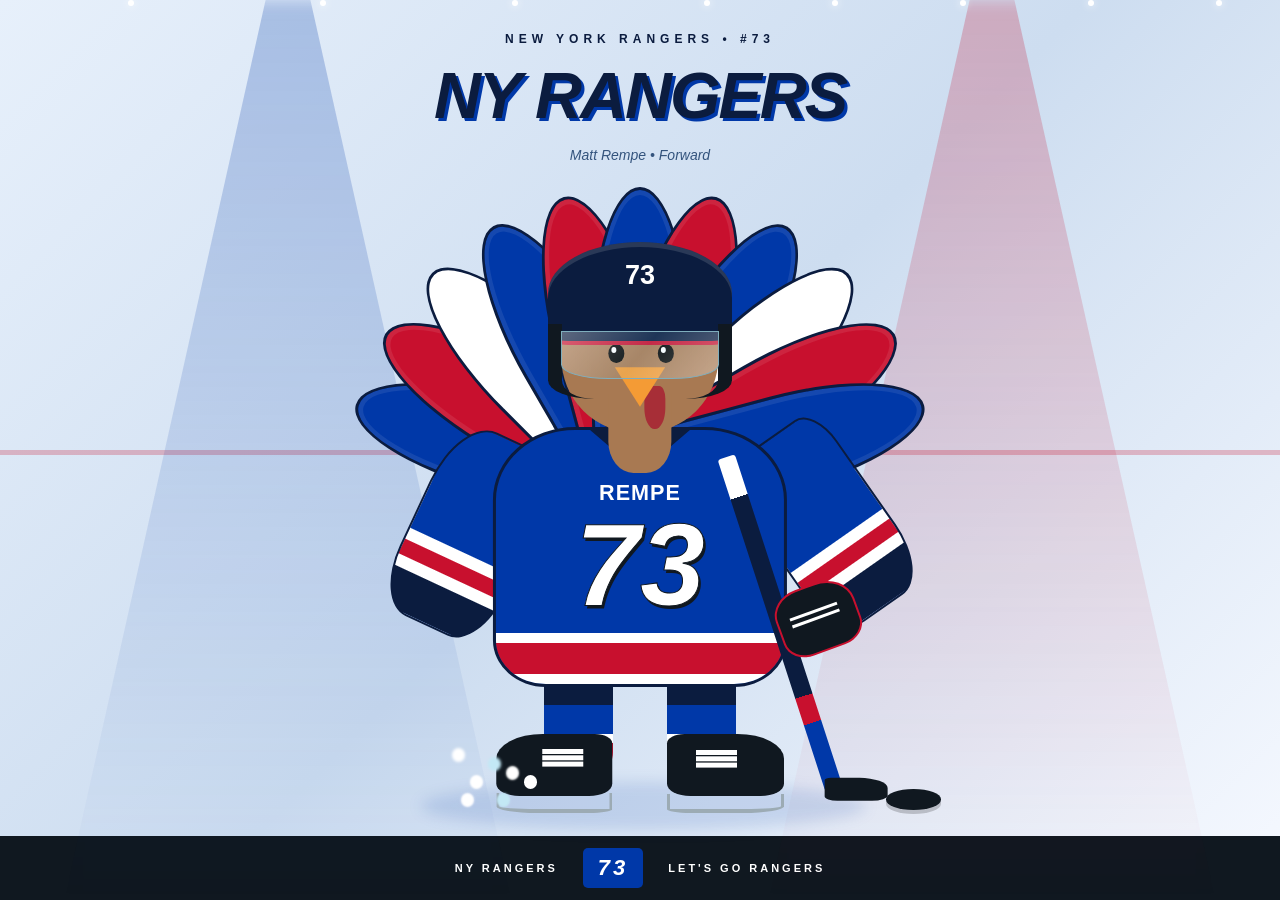
<file: index.html>
<!DOCTYPE html>
<html lang="en">

<head>
    <meta charset="UTF-8">
    <meta name="viewport" content="width=device-width, initial-scale=1.0">
    <title>NY Rangers</title>
    <link rel="stylesheet" href="style.css">
</head>

<body>

    <!-- Arena effects -->
    <div class="arena-lights">
        <div class="spotlight spotlight-left"></div>
        <div class="spotlight spotlight-right"></div>
    </div>

    <!-- Floating ice particles -->
    <div class="ice-particles">
        <span></span>
        <span></span>
        <span></span>
        <span></span>
        <span></span>
        <span></span>
        <span></span>
        <span></span>
    </div>

    <!-- Website heading -->
    <header>
        <p class="eyebrow">NEW YORK RANGERS • #73</p>
        <h1>NY Rangers</h1>
        <p class="subtitle">Matt Rempe • Forward</p>
    </header>

    <!-- Ice rink -->
    <div class="rink">
        <div class="center-line"></div>
        <div class="center-circle"></div>
    </div>

    <!-- Matt Rempe turkey -->
    <div class="turkey">

        <!-- Tail feathers -->
        <div class="tail"></div>
        <div class="tail"></div>
        <div class="tail"></div>
        <div class="tail"></div>
        <div class="tail"></div>
        <div class="tail"></div>
        <div class="tail"></div>
        <div class="tail"></div>
        <div class="tail"></div>
        <div class="tail"></div>
        <div class="tail"></div>

        <!-- Legs -->
        <div class="leg"></div>
        <div class="leg"></div>

        <!-- Ice skates -->
        <div class="skate skate-left"></div>
        <div class="skate skate-right"></div>

        <!-- Rangers jersey -->
        <div class="body">
            <div class="collar"></div>
            <div class="jersey-name">REMPE</div>
            <div class="jersey-number">73</div>
            <div class="jersey-stripe"></div>
        </div>

        <!-- Jersey sleeves -->
        <div class="wing"></div>
        <div class="wing"></div>

        <!-- Turkey face -->
        <div class="head">
            <div class="eye"></div>
            <div class="beak"></div>
            <div class="red"></div>
        </div>

        <!-- Hockey helmet -->
        <div class="hat-top">
            <span>73</span>
        </div>

        <div class="hat-bottom"></div>
        <div class="visor"></div>

        <!-- Hockey equipment -->
        <div class="stick"></div>
        <div class="glove"></div>
        <div class="puck"></div>

        <!-- Animated skating effects -->
        <div class="ice-spray"></div>
        <div class="ice-shadow"></div>

    </div>

    <!-- Footer -->
    <footer>
        <span>NY RANGERS</span>
        <span class="footer-number">73</span>
        <span>LET'S GO RANGERS</span>
    </footer>

</body>

</html>
</file>
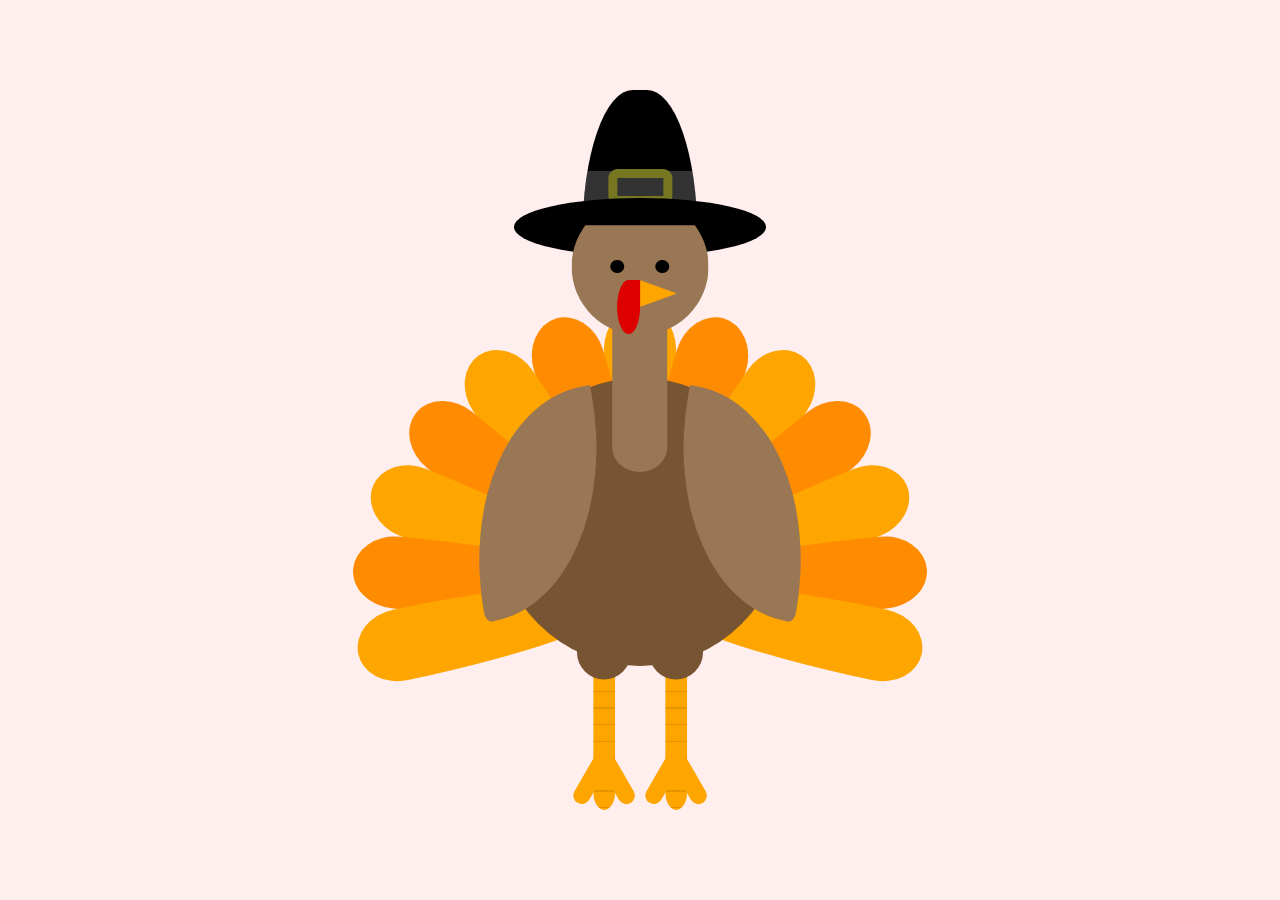
<file: CSS_Turkey_Live_Demo.html>
<!doctype html>
<html lang="en">

<head>
   <meta charset="UTF-8">
   <meta name="viewport" content="width=device-width, initial-scale=1.0">
   <title>Thanksgiving Turkey | CSS Live Demo</title>
   <!--
  HONORS ADVANCED WEB DESIGN 2 | CSS LIVE DEMO

  “Thanksgiving Turkey” by Álvaro Montoro
  https://codepen.io/alvaromontoro/pen/GRjKBvp
  Original HTML and CSS, with classroom comments added.

  BEFORE CLASS
  Open this file in a browser as your finished reference. Save a second
  copy as index.html. In that copy, remove the CSS from STEP 1 through
  the last .tail:nth-child rule. Keep the three page setup rules, the
  corner badge styles and all the HTML. Have the two files open side
  by side in VS Code. Save and refresh after each step.

  LIVE-CODING ORDER | ABOUT 30 MINUTES
  1. Body (4 min) — Center the rectangle, then round it into a circle.
  2. Wings (4 min) — Draw one wing and mirror the other.
  3. Head, neck and face (7 min) — Reveal the neck with ::before.
     Then add the two eyes, triangle beak and red snood.
  4. Legs and toes (4 min) — Reuse one leg style and rotate the toes.
  5. Hat (4 min) — Build the brim and crown, then add the buckle.
  6. Feather fan (7 min) — Start with one visible feather. Rotate
     around its base, then reveal the full fan and alternating colors.

  QUICK CLASS CHECK
  Ask students to point to one example of symmetry and one of repetition.
  For a DevTools experiment, toggle the neck's ::before rule or change a
  feather's pivot. Refresh to bring back the original design.

  MIT License
  Copyright (c) 2020 Álvaro Montoro

  Permission is hereby granted, free of charge, to any person obtaining
  a copy of this software and associated documentation files (the
  "Software"), to deal in the Software without restriction, including
  without limitation the rights to use, copy, modify, merge, publish,
  distribute, sublicense, and/or sell copies of the Software, and to
  permit persons to whom the Software is furnished to do so, subject to
  the following conditions:

  The above copyright notice and this permission notice shall be
  included in all copies or substantial portions of the Software.

  THE SOFTWARE IS PROVIDED "AS IS", WITHOUT WARRANTY OF ANY KIND,
  EXPRESS OR IMPLIED, INCLUDING BUT NOT LIMITED TO THE WARRANTIES OF
  MERCHANTABILITY, FITNESS FOR A PARTICULAR PURPOSE AND NONINFRINGEMENT.
  IN NO EVENT SHALL THE AUTHORS OR COPYRIGHT HOLDERS BE LIABLE FOR ANY
  CLAIM, DAMAGES OR OTHER LIABILITY, WHETHER IN AN ACTION OF CONTRACT,
  TORT OR OTHERWISE, ARISING FROM, OUT OF OR IN CONNECTION WITH THE
  SOFTWARE OR THE USE OR OTHER DEALINGS IN THE SOFTWARE.
-->
   <style>
      /* PAGE SETUP
   Keep these three rules in the live-coding copy. */
      html,
      body {
         overflow: hidden;
         background: #fee;
      }

      /* Reuse the palette below. Both sides use vmin, so the square scales
   with the shorter side of the browser window. top and left put its
   corner at the center. translate pulls it back by half its own size. */
      .cartoon {
         --brown1: #753;
         --brown2: #975;
         --orange1: orange;
         --orange2: darkorange;
         width: 80vmin;
         height: 80vmin;
         position: absolute;
         top: 50%;
         left: 50%;
         transform: translate(-50%, -50%);
      }

      /* Absolute positioning lets the parts overlap. Offsets use the nearest
   positioned ancestor. Most parts use .cartoon. The face uses .head
   because its parts are nested inside it. border-box keeps borders
   inside the declared width and height. */
      .cartoon div {
         position: absolute;
         box-sizing: border-box;
      }

      /* STEP 1 | BODY
   Width and height are both 40% of the square canvas. Set the color
   and refresh to see the square, then use border-radius to round it. */
      .body {
         width: 40%;
         height: 40%;
         background: var(--brown1);
         color: var(--brown1);
         border-radius: 50%;
         /* left measures from the canvas. translate measures from the body.
    Together they center the body horizontally. */
         top: 40%;
         left: 50%;
         transform: translate(-50%, 0);
         /* Two sharp shadows shrink and shift down to add small details where
    the legs meet the body. They pick up the CSS color. */
         box-shadow:
            -4vmin 14.5vmin 0 -13vmin,
            4vmin 14.5vmin 0 -13vmin
      }

      /* STEP 2 | WINGS
   Rounded and sharp corners shape the wing. Use the top-right corner
   as the pivot so the wing tilts from where it meets the body. */
      .wing {
         height: 30%;
         width: 20%;
         background: var(--brown2);
         border-radius: 100% 0% 100% 5%;
         top: 41%;
         left: 23%;
         transform-origin: top right;
         transform: rotate(-10deg);
      }

      /* The + selects the wing immediately after the first one. left: auto
   clears the shared left offset so right can place it. scaleX(-1)
   mirrors both the shape and its tilt. */
      .wing+.wing {
         left: auto;
         right: 43%;
         transform: scaleX(-1) rotate(-10deg);
      }

      /* STEP 3 | HEAD, NECK AND FACE
   Start with a circle. clip-path cuts a flat edge where the hat sits.
   The clip extends below the circle to leave room for the neck. */
      .head {
         width: 19%;
         height: 19%;
         border-radius: 50%;
         background: var(--brown2);
         top: 15%;
         left: 50%;
         transform: translate(-50%, 0);
         clip-path: polygon(0% 20%, 100% 20%, 100% 500%, 0% 500%);
      }

      /* content: "" creates a box for the neck. It starts 80% down the head
   so the two shapes overlap. The same brown fills the join, and the
   last two corner radii round off the bottom. Refresh here. */
      .head::before {
         content: "";
         display: block;
         position: absolute;
         width: 40%;
         height: 120%;
         background: var(--brown2);
         top: 80%;
         left: 50%;
         transform: translate(-50%, 0);
         border-radius: 0 0 100% 100% / 30%;
      }

      /* Draw one black dot 2.5vmin left of center. With zero blur, its shadow
   makes a second dot 5vmin to the right, so the eyes are evenly spaced. */
      .eye {
         width: 10%;
         height: 10%;
         background: black;
         border-radius: 50%;
         top: 45%;
         left: 50%;
         transform: translate(-50%, 0) translate(-2.5vmin, 0);
         box-shadow: 5vmin 0
      }

      /* The top and bottom borders are transparent. They taper the orange
   left border into a triangle that points to the right. */
      .beak {
         width: 4vmin;
         height: 3vmin;
         border-left: 4vmin solid var(--orange1);
         border-top: 1.5vmin solid transparent;
         border-bottom: 1.5vmin solid transparent;
         top: 60%;
         left: 50%;
      }

      /* The snood starts at the same center line as the beak. Shifting it
   left by its full width places it just to the left of that line. */
      .red {
         width: 2.5vmin;
         height: 6vmin;
         background: #d00;
         border-radius: 100% / 100% 0 100% 100%;
         top: 60%;
         left: 50%;
         transform: translate(-100%, 0);
      }

      /* STEP 4 | LEGS AND TOES
   Start both legs at the center and shift them 4vmin in opposite
   directions. The repeating gradient adds thin stripes over the orange. */
      .leg {
         width: 3%;
         height: 21%;
         background: var(--orange1);
         top: 79%;
         left: 50%;
         transform: translate(-50%, 0) translate(-4vmin, 0);
         border-radius: 5vmin / 50%;
         background-image:
            repeating-linear-gradient(transparent 0 10%, rgba(0, 0, 0, 0.1) 0 11%);
      }

      .leg+.leg {
         transform: translate(-50%, 0) translate(4vmin, 0);
      }

      /* Each leg gets two toes from the same rule. Both pivot at the top
   center so they stay attached as they rotate. The final rule turns
   the second toe the opposite way so the toes spread apart. */
      .leg::before,
      .leg::after {
         content: "";
         display: block;
         position: absolute;
         width: 80%;
         height: 35%;
         left: 50%;
         bottom: 0;
         background: var(--orange1);
         border-radius: 5vmin;
         transform-origin: 50% 0;
         transform: translate(-50%, 0) rotate(30deg);
      }

      .leg::after {
         transform: translate(-50%, 0) rotate(-30deg);
      }

      /* STEP 5 | HAT
   Start with a wide, short oval for the brim. The inset shadow stays
   inside the crown and paints the lighter band across the bottom. */
      .hat-bottom {
         width: 35%;
         height: 8%;
         border-radius: 50%;
         background: black;
         top: 15%;
         left: 50%;
         transform: translate(-50%, 0);
      }

      .hat-top {
         width: 16%;
         height: 20%;
         background: black;
         box-shadow: inset 0 -7vmin #fff3;
         border-radius: 100% / 230% 230% 0% 0%;
         top: 0;
         left: 50%;
         transform: translate(-50%, 0);
      }

      /* A small bordered box makes the buckle. Its position is measured
   from the crown, so it follows the hat if the hat moves. */
      .hat-top::before {
         content: "";
         display: block;
         position: absolute;
         width: 40%;
         height: 2vmin;
         border: 1vmin solid #772;
         border-radius: 1vmin;
         bottom: 3.25vmin;
         left: 50%;
         transform: translate(-50%, 0);
      }

      /* STEP 6 | ALL 13 TAIL FEATHERS
   All 13 feathers overlap until their angles differ. The feather divs
   come first in the HTML, so the rest of the turkey paints over them. */
      .tail {
         width: 10%;
         height: 40%;
         background: var(--orange1);
         border-radius: 100% / 30% 30% 170% 170%;
         /* Put the pivot at the center of the bottom edge so the tips fan out
    while the bases stay together. */
         transform-origin: 50% 100%;
         top: 30%;
         left: 50%;
         transform: translate(-50%, 0);
      }

      /* nth-child counts all children of .cartoon in HTML order. Since the
   feathers come first, odd and even alternate the feather colors. */
      .tail:nth-child(odd) {
         background: var(--orange1);
      }

      .tail:nth-child(even) {
         background: var(--orange2);
      }

      /* Each transform replaces the base transform, so keep translate to
   center every feather on the same line. One upright feather and pairs
   of equal positive and negative angles make a symmetric fan.
   Add the 17deg rule first and toggle transform-origin in DevTools. */
      .tail:nth-child(1) {
         transform: translate(-50%, 0) rotate(0);
      }

      .tail:nth-child(2) {
         transform: translate(-50%, 0) rotate(17deg);
      }

      .tail:nth-child(3) {
         transform: translate(-50%, 0) rotate(34deg);
      }

      .tail:nth-child(4) {
         transform: translate(-50%, 0) rotate(51deg);
      }

      .tail:nth-child(5) {
         transform: translate(-50%, 0) rotate(68deg);
      }

      .tail:nth-child(6) {
         transform: translate(-50%, 0) rotate(85deg);
      }

      .tail:nth-child(7) {
         transform: translate(-50%, 0) rotate(102deg);
      }

      .tail:nth-child(8) {
         transform: translate(-50%, 0) rotate(-17deg);
      }

      .tail:nth-child(9) {
         transform: translate(-50%, 0) rotate(-34deg);
      }

      .tail:nth-child(10) {
         transform: translate(-50%, 0) rotate(-51deg);
      }

      .tail:nth-child(11) {
         transform: translate(-50%, 0) rotate(-68deg);
      }

      .tail:nth-child(12) {
         transform: translate(-50%, 0) rotate(-85deg);
      }

      .tail:nth-child(13) {
         transform: translate(-50%, 0) rotate(-102deg);
      }
   </style>
</head>

<body>
   <div class="cartoon">
      <div class="tail"></div>
      <div class="tail"></div>
      <div class="tail"></div>
      <div class="tail"></div>
      <div class="tail"></div>
      <div class="tail"></div>
      <div class="tail"></div>
      <div class="tail"></div>
      <div class="tail"></div>
      <div class="tail"></div>
      <div class="tail"></div>
      <div class="tail"></div>
      <div class="tail"></div>
      <div class="leg"></div>
      <div class="leg"></div>
      <div class="body"></div>
      <div class="wing"></div>
      <div class="wing"></div>
      <div class="hat-top"></div>
      <div class="hat-bottom"></div>
      <div class="head">
         <div class="eye"></div>
         <div class="beak"></div>
         <div class="red"></div>
      </div>
   </div>


</body>

</html>
</file>
<file: style.css>
/* =====================================
   REMPE TURKEY
   New York Rangers
===================================== */

:root {
    --rangers-blue: #0038A8;
    --rangers-red: #c8102e;
    --rangers-navy: #0b1c3f;
    --rangers-white: #ffffff;
}

* {
    box-sizing: border-box;
}

html, body {
    margin: 0;
    min-height: 100vh;
}

body {
    background: linear-gradient(135deg, #e7f0fb, #cdddf0, #f6f9ff);
    font-family: Arial, Helvetica, sans-serif;
    color: var(--rangers-navy);
    overflow: hidden;
    text-align: center;
}

/* STEP 1: Website heading */

header {
    position: relative;
    z-index: 10;
    padding: 20px 10px;
}

.eyebrow {
    font-size: 12px;
    font-weight: bold;
    letter-spacing: 5px;
}

h1 {
    font-size: clamp(30px, 6vw, 65px);
    font-weight: 900;
    font-style: italic;
    text-transform: uppercase;
    letter-spacing: -2px;
    margin: 5px;
    color: var(--rangers-navy);
    text-shadow: 3px 3px var(--rangers-blue);
}

.subtitle {
    color: #34547d;
    font-size: 14px;
    font-style: italic;
}

/* STEP 2: Ice rink background */

.rink {
    position: fixed;
    inset: 0;
    overflow: hidden;
}

.center-line {
    position: absolute;
    width: 100%;
    height: 5px;
    background: var(--rangers-red);
    top: 50%;
    opacity: 0.25;
}

.center-circle {
    position: absolute;
    width: 35vmin;
    height: 35vmin;
    border: 5px solid #3c65a0;
    border-radius: 50%;
    left: 50%;
    top: 50%;
    transform: translate(-50%, -50%);
    opacity: 0.25;
}

/* STEP 3: Original turkey container */

.turkey {
    --brown1: var(--rangers-blue);
    --brown2: #a87952;
    --orange1: #f49b35;
    --orange2: #d97722;
    --teal: var(--rangers-blue);
    --black: var(--rangers-navy);
    --red: var(--rangers-red);
    --white: #ffffff;

    width: 76vmin;
    height: 76vmin;
    position: absolute;
    top: 55%;
    left: 50%;
    transform: translate(-50%, -50%);
}

.turkey div {
    position: absolute;
    box-sizing: border-box;
}

/* STEP 4: Rangers-color tail feathers */

.tail {
    width: 14%;
    height: 43%;
    background: var(--teal);
    border: 3px solid var(--rangers-navy);
    border-radius: 50% 50% 20% 20%;
    top: 5%;
    left: 43%;
    transform-origin: 50% 100%;
    box-shadow: inset 0 0 0 5px #ffffff15;
}

.tail:nth-child(1) {
    transform: rotate(-75deg);
}

.tail:nth-child(2) {
    transform: rotate(-60deg);
    background: var(--red);
}

.tail:nth-child(3) {
    transform: rotate(-45deg);
    background: white;
}

.tail:nth-child(4) {
    transform: rotate(-30deg);
}

.tail:nth-child(5) {
    transform: rotate(-15deg);
    background: var(--red);
}

.tail:nth-child(6) {
    transform: rotate(0deg);
}

.tail:nth-child(7) {
    transform: rotate(15deg);
    background: var(--red);
}

.tail:nth-child(8) {
    transform: rotate(30deg);
}

.tail:nth-child(9) {
    transform: rotate(45deg);
    background: white;
}

.tail:nth-child(10) {
    transform: rotate(60deg);
    background: var(--red);
}

.tail:nth-child(11) {
    transform: rotate(75deg);
}

/* STEP 5: Hockey jersey body */

.body {
    width: 43%;
    height: 38%;
    background: var(--teal);
    border: 3px solid var(--rangers-navy);

    /* Changed the original round body shape */
    border-radius: 28% 28% 18% 18%;

    top: 40%;
    left: 50%;
    transform: translate(-50%, 0);
    overflow: hidden;
    z-index: 4;
    box-shadow: inset 0 -8px 0 #00000015;
}

.collar {
    width: 35%;
    height: 17%;
    background: var(--black);
    top: 0;
    left: 32.5%;
    clip-path: polygon(0 0, 100% 0, 50% 100%);
}

.jersey-name {
    top: 20%;
    width: 100%;
    color: white;
    font-size: 2.4vmin;
    font-weight: 900;
    letter-spacing: 1px;
}

.jersey-number {
    top: 30%;
    width: 100%;
    color: white;
    font-size: 13vmin;
    font-weight: 900;
    font-style: italic;
    line-height: 1;
    -webkit-text-stroke: 1px #101820;
    text-shadow: 2px 3px #101820;
}

.jersey-stripe {
    bottom: 0;
    width: 100%;
    height: 20%;
    background: linear-gradient(
        to bottom,
        white 0%,
        white 20%,
        #c8102e 20%,
        #c8102e 80%,
        white 80%,
        white 100%
    );
}

/* STEP 6: Reshaped jersey sleeves */

.wing {
    width: 17%;
    height: 30%;
    background: linear-gradient(
        to bottom,
        #0038A8 0%,
        #0038A8 60%,
        white 60%,
        white 66%,
        #c8102e 66%,
        #c8102e 74%,
        white 74%,
        white 80%,
        #0b1c3f 80%,
        #0b1c3f 100%
    );
    border: 2px solid var(--rangers-navy);
    border-radius: 35% 20% 30% 30%;
    transform-origin: top center;
    top: 42%;
    left: 23%;
    transform: rotate(25deg);
    z-index: 3;
}

.wing + .wing {
    left: auto;
    right: 23%;
    transform: rotate(-35deg);
}

/* STEP 7: Turkey head */

.head {
    width: 23%;
    height: 23%;
    border-radius: 48%;
    background: var(--brown2);
    top: 18%;
    left: 50%;
    transform: translate(-50%, 0);
    z-index: 5;
}

.head::before {
    content: "";
    position: absolute;
    width: 40%;
    height: 50%;
    background: var(--brown2);
    top: 75%;
    left: 30%;
    border-radius: 0 0 40% 40%;
}

.eye {
    width: 10%;
    height: 12%;
    background: black;
    border-radius: 50%;
    top: 43%;
    left: 30%;
    box-shadow: 5.5vmin 0 black;
}

.eye::after {
    content: "";
    position: absolute;
    width: 35%;
    height: 35%;
    background: white;
    border-radius: 50%;
    top: 15%;
    left: 15%;
    box-shadow: 5.5vmin 0 white;
}

.beak {
    width: 32%;
    height: 25%;
    background: var(--orange1);
    top: 58%;
    left: 34%;
    clip-path: polygon(0 0, 100% 0, 50% 100%);
    z-index: 2;
}

.red {
    width: 13%;
    height: 27%;
    background: #a72e37;
    top: 70%;
    left: 53%;
    border-radius: 30% 30% 50% 50%;
}

/* STEP 8: Hockey helmet accessory */

.hat-top {
    width: 27%;
    height: 15%;
    background: var(--black);
    border-radius: 55% 55% 12% 12%;
    top: 13%;
    left: 36.5%;
    border-bottom: 4px solid var(--rangers-red);
    z-index: 7;
    box-shadow: inset 0 5px 0 #ffffff20;
}

.hat-top span {
    display: block;
    color: white;
    font-size: 3vmin;
    font-weight: 900;
    margin-top: 2vmin;
}

.hat-bottom {
    width: 27%;
    height: 11%;
    top: 25%;
    left: 36.5%;
    border-left: 1.6vmin solid #101820;
    border-right: 1.6vmin solid #101820;
    border-radius: 0 0 25% 25%;
    z-index: 7;
}

/* Transparent hockey visor */

.visor {
    width: 23%;
    height: 7%;
    top: 26%;
    left: 38.5%;
    background: linear-gradient(
        130deg,
        #ffffff55,
        #a4e4ff20,
        #ffffff55
    );
    border: 1px solid #7faebd;
    border-radius: 0 0 30% 30%;
    z-index: 8;
}

/* STEP 9: Hockey pants and legs */

.leg {
    width: 10%;
    height: 17%;
    background: linear-gradient(
        to bottom,
        #0b1c3f 0%,
        #0b1c3f 45%,
        #0038A8 45%,
        #0038A8 70%,
        white 70%,
        white 78%,
        #c8102e 78%
    );
    border-radius: 0 0 15% 15%;
    top: 73%;
    left: 36%;
    z-index: 2;
}

.leg + .leg {
    left: 54%;
}

/* STEP 10: Ice skate accessories */

.skate {
    width: 17%;
    height: 9%;
    background: #101820;
    border-radius: 15% 40% 20% 20%;
    top: 85%;
    z-index: 5;
}

.skate-left {
    left: 29%;
    transform: scaleX(-1);
}

.skate-right {
    left: 54%;
}

.skate::before {
    content: "";
    position: absolute;
    width: 35%;
    height: 8%;
    top: 25%;
    left: 25%;
    background: white;
    box-shadow: 0 0.7vmin white, 0 1.4vmin white;
}

.skate::after {
    content: "";
    position: absolute;
    width: 95%;
    height: 25%;
    bottom: -28%;
    left: 0;
    border-bottom: 4px solid #9cabb4;
    border-left: 3px solid #9cabb4;
    border-right: 3px solid #9cabb4;
    border-radius: 0 0 35% 20%;
}

/* STEP 11: Hockey stick accessory */

.stick {
    width: 2.6%;
    height: 51%;
    background: linear-gradient(
        to bottom,
        white 0%,
        white 12%,
        #0b1c3f 12%,
        #0b1c3f 72%,
        #c8102e 72%,
        #c8102e 80%,
        #0038A8 80%
    );
    top: 42%;
    left: 77%;
    transform: rotate(-18deg);
    transform-origin: bottom center;
    border-radius: 3px;
    z-index: 6;
}

.stick::after {
    content: "";
    position: absolute;
    width: 7vmin;
    height: 2.5vmin;
    background: #101820;
    bottom: -1vmin;
    left: 0;
    transform: rotate(18deg);
    transform-origin: left center;
    border-radius: 10% 45% 25% 20%;
}

.glove {
    width: 11%;
    height: 9%;
    background: #101820;
    border: 2px solid var(--rangers-red);
    border-radius: 40%;
    top: 61%;
    left: 64%;
    transform: rotate(-20deg);
    z-index: 9;
}

.glove::after {
    content: "";
    position: absolute;
    width: 65%;
    height: 3px;
    background: white;
    top: 35%;
    left: 15%;
    box-shadow: 0 0.8vmin white;
}

/* STEP 12: Hockey puck */

.puck {
    width: 8%;
    height: 3%;
    background: #101820;
    border-radius: 50%;
    top: 96%;
    left: 88%;
    box-shadow: 0 4px #00000030;
}

/* STEP 13: Footer */

footer {
    position: absolute;
    bottom: 0;
    width: 100%;
    background: #101820;
    color: white;
    display: flex;
    justify-content: center;
    align-items: center;
    gap: 25px;
    padding: 12px;
    font-size: 11px;
    font-weight: bold;
    letter-spacing: 3px;
}

.footer-number {
    color: white;
    background: var(--rangers-blue);
    padding: 7px 15px;
    font-size: 22px;
    font-style: italic;
    border-radius: 5px;
}


/* =====================================
   STEP 14: GAME DAY ANIMATIONS
===================================== */

/* Turkey skating across the rink */

.turkey {
    animation: iceSkating 6s ease-in-out infinite;
}

@keyframes iceSkating {
    0%, 100% {
        transform: translate(-50%, -50%) 
                   translateX(-9vmin) rotate(-4deg);
    }

    25% {
        transform: translate(-50%, -51%) 
                   translateX(0) rotate(0deg);
    }

    50% {
        transform: translate(-50%, -50%) 
                   translateX(9vmin) rotate(4deg);
    }

    75% {
        transform: translate(-50%, -51%) 
                   translateX(0) rotate(0deg);
    }
}

/* Moving ice skates */

.skate-left {
    animation: leftSkate 1.2s ease-in-out infinite;
}

.skate-right {
    animation: rightSkate 1.2s ease-in-out infinite;
}

@keyframes leftSkate {
    0%, 100% {
        transform: scaleX(-1) rotate(-12deg);
    }

    50% {
        transform: scaleX(-1) translate(-8px, -5px)
                   rotate(12deg);
    }
}

@keyframes rightSkate {
    0%, 100% {
        transform: translate(8px, -5px) rotate(-12deg);
    }

    50% {
        transform: translate(0, 0) rotate(12deg);
    }
}

/* Moving hockey legs */

.leg {
    transform-origin: top center;
    animation: skateLegs 1.2s ease-in-out infinite;
}

.leg + .leg {
    animation-delay: -0.6s;
}

@keyframes skateLegs {
    0%, 100% {
        transform: rotate(-8deg);
    }

    50% {
        transform: rotate(8deg);
    }
}

/* Wings move as he skates */

.wing {
    animation: leftWing 1.2s ease-in-out infinite;
}

.wing + .wing {
    animation: rightWing 1.2s ease-in-out infinite;
}

@keyframes leftWing {
    0%, 100% {
        transform: rotate(25deg);
    }

    50% {
        transform: rotate(38deg);
    }
}

@keyframes rightWing {
    0%, 100% {
        transform: rotate(-35deg);
    }

    50% {
        transform: rotate(-25deg);
    }
}

/* Hockey stick movement */

.stick {
    animation: stickMovement 1.2s ease-in-out infinite;
}

@keyframes stickMovement {
    0%, 100% {
        transform: rotate(-18deg);
    }

    50% {
        transform: rotate(-25deg);
    }
}

.glove {
    animation: gloveMovement 1.2s ease-in-out infinite;
}

@keyframes gloveMovement {
    0%, 100% {
        transform: rotate(-20deg);
    }

    50% {
        transform: translate(-5px, -3px) rotate(-30deg);
    }
}

/* Moving hockey puck */

.puck {
    animation: puckSlide 3s ease-in-out infinite;
}

@keyframes puckSlide {
    0%, 100% {
        transform: translateX(-2vmin);
    }

    50% {
        transform: translateX(3vmin);
    }
}

/* Feathers bounce without changing their shape */

.tail {
    animation: featherBounce 1.2s ease-in-out infinite;
}

.tail:nth-child(even) {
    animation-delay: -0.6s;
}

@keyframes featherBounce {
    0%, 100% {
        scale: 1;
    }

    50% {
        scale: 1 1.035;
    }
}

/* Turkey blinking */

.eye {
    animation: blink 5s infinite;
}

@keyframes blink {
    0%, 45%, 49%, 100% {
        scale: 1 1;
    }

    47% {
        scale: 1 0.08;
    }
}

/* =====================================
   STEP 15: ICE EFFECTS
===================================== */

/* Ice spray coming from his skates */

.ice-spray {
    width: 2%;
    height: 2%;
    background: white;
    border-radius: 50%;
    top: 91%;
    left: 33%;
    z-index: 8;

    box-shadow:
        -2vmin -1vmin 2px white,
        -4vmin -2vmin 3px #c3e8f5,
        -6vmin 0 2px white,
        -8vmin -3vmin 3px white,
        -3vmin 2vmin 2px #c3e8f5,
        -7vmin 2vmin 2px white;

    animation: iceSpray 1.2s ease-out infinite;
}

@keyframes iceSpray {
    0% {
        transform: translateX(0) scale(0.5);
        opacity: 0;
    }

    30% {
        opacity: 1;
    }

    100% {
        transform: translateX(-4vmin) scale(1.5);
        opacity: 0;
    }
}

/* Shadow underneath the skates */

.ice-shadow {
    width: 65%;
    height: 7%;
    background: #0038a820;
    border-radius: 50%;
    filter: blur(7px);
    top: 92%;
    left: 18%;
    z-index: 0;
}

/* Floating ice particles */

.ice-particles {
    position: fixed;
    inset: 0;
    pointer-events: none;
    z-index: 11;
    overflow: hidden;
}

.ice-particles span {
    position: absolute;
    width: 6px;
    height: 6px;
    background: white;
    border-radius: 50%;
    box-shadow: 0 0 8px white;
    animation: floatingIce 7s linear infinite;
}

.ice-particles span:nth-child(1) {
    left: 10%;
    animation-delay: -1s;
}

.ice-particles span:nth-child(2) {
    left: 25%;
    animation-delay: -4s;
}

.ice-particles span:nth-child(3) {
    left: 40%;
    animation-delay: -2s;
}

.ice-particles span:nth-child(4) {
    left: 55%;
    animation-delay: -6s;
}

.ice-particles span:nth-child(5) {
    left: 65%;
    animation-delay: -3s;
}

.ice-particles span:nth-child(6) {
    left: 75%;
    animation-delay: -5s;
}

.ice-particles span:nth-child(7) {
    left: 85%;
    animation-delay: -2s;
}

.ice-particles span:nth-child(8) {
    left: 95%;
    animation-delay: -4s;
}

@keyframes floatingIce {
    from {
        top: -5%;
        transform: translateX(0);
        opacity: 0.9;
    }

    to {
        top: 105%;
        transform: translateX(50px);
        opacity: 0.2;
    }
}

/* =====================================
   STEP 16: ARENA LIGHTING
===================================== */

.arena-lights {
    position: fixed;
    inset: 0;
    overflow: hidden;
    pointer-events: none;
    z-index: 1;
}

.spotlight {
    position: absolute;
    width: 35%;
    height: 100%;
    top: 0;
    background: linear-gradient(
        to bottom,
        #0038a840,
        #0038a800
    );
    clip-path: polygon(45% 0, 55% 0, 100% 100%, 0 100%);
    transform-origin: top center;
    filter: blur(8px);
}

.spotlight-left {
    left: 5%;
    animation: arenaLights 7s ease-in-out infinite;
}

.spotlight-right {
    right: 5%;
    background: linear-gradient(to bottom, #c8102e40, #c8102e00);
    animation: arenaLights 7s ease-in-out infinite reverse;
}

@keyframes arenaLights {
    0%, 100% {
        transform: rotate(-25deg);
        opacity: 0.4;
    }

    50% {
        transform: rotate(25deg);
        opacity: 0.9;
    }
}

/* =====================================
   STEP 17: EXTRA GAME DAY DETAILS
===================================== */

/* Animated jersey number */

.jersey-number {
    animation: jerseyGlow 3s ease-in-out infinite;
}

@keyframes jerseyGlow {
    0%, 100% {
        text-shadow: 2px 3px #101820;
    }

    50% {
        text-shadow: 2px 3px #101820,
                     0 0 10px #ffffff80;
    }
}

/* Heading entrance animation */

header {
    animation: headingEntrance 1s ease-out;
}

@keyframes headingEntrance {
    from {
        opacity: 0;
        transform: translateY(-25px);
    }

    to {
        opacity: 1;
        transform: translateY(0);
    }
}

/* Hover over Rempe to pause his skating */

.turkey:hover,
.turkey:hover * {
    animation-play-state: paused;
}

/* Accessibility: reduced motion */

@media (prefers-reduced-motion: reduce) {
    *,
    *::before,
    *::after {
        animation: none !important;
    }
}

/* STEP 19: Final layering adjustments */

.turkey {
    z-index: 2;
}

.ice-shadow {
    z-index: -1;
}

.ice-spray {
    pointer-events: none;
}

.rink {
    z-index: 0;
}
/* Fix hockey glove placement */

.glove {
    top: 63%;
    left: 70%;
    width: 12%;
    height: 10%;
    border-radius: 35% 40% 30% 30%;
}

.puck {
    top: 93%;
    left: 86%;
}
</file>
